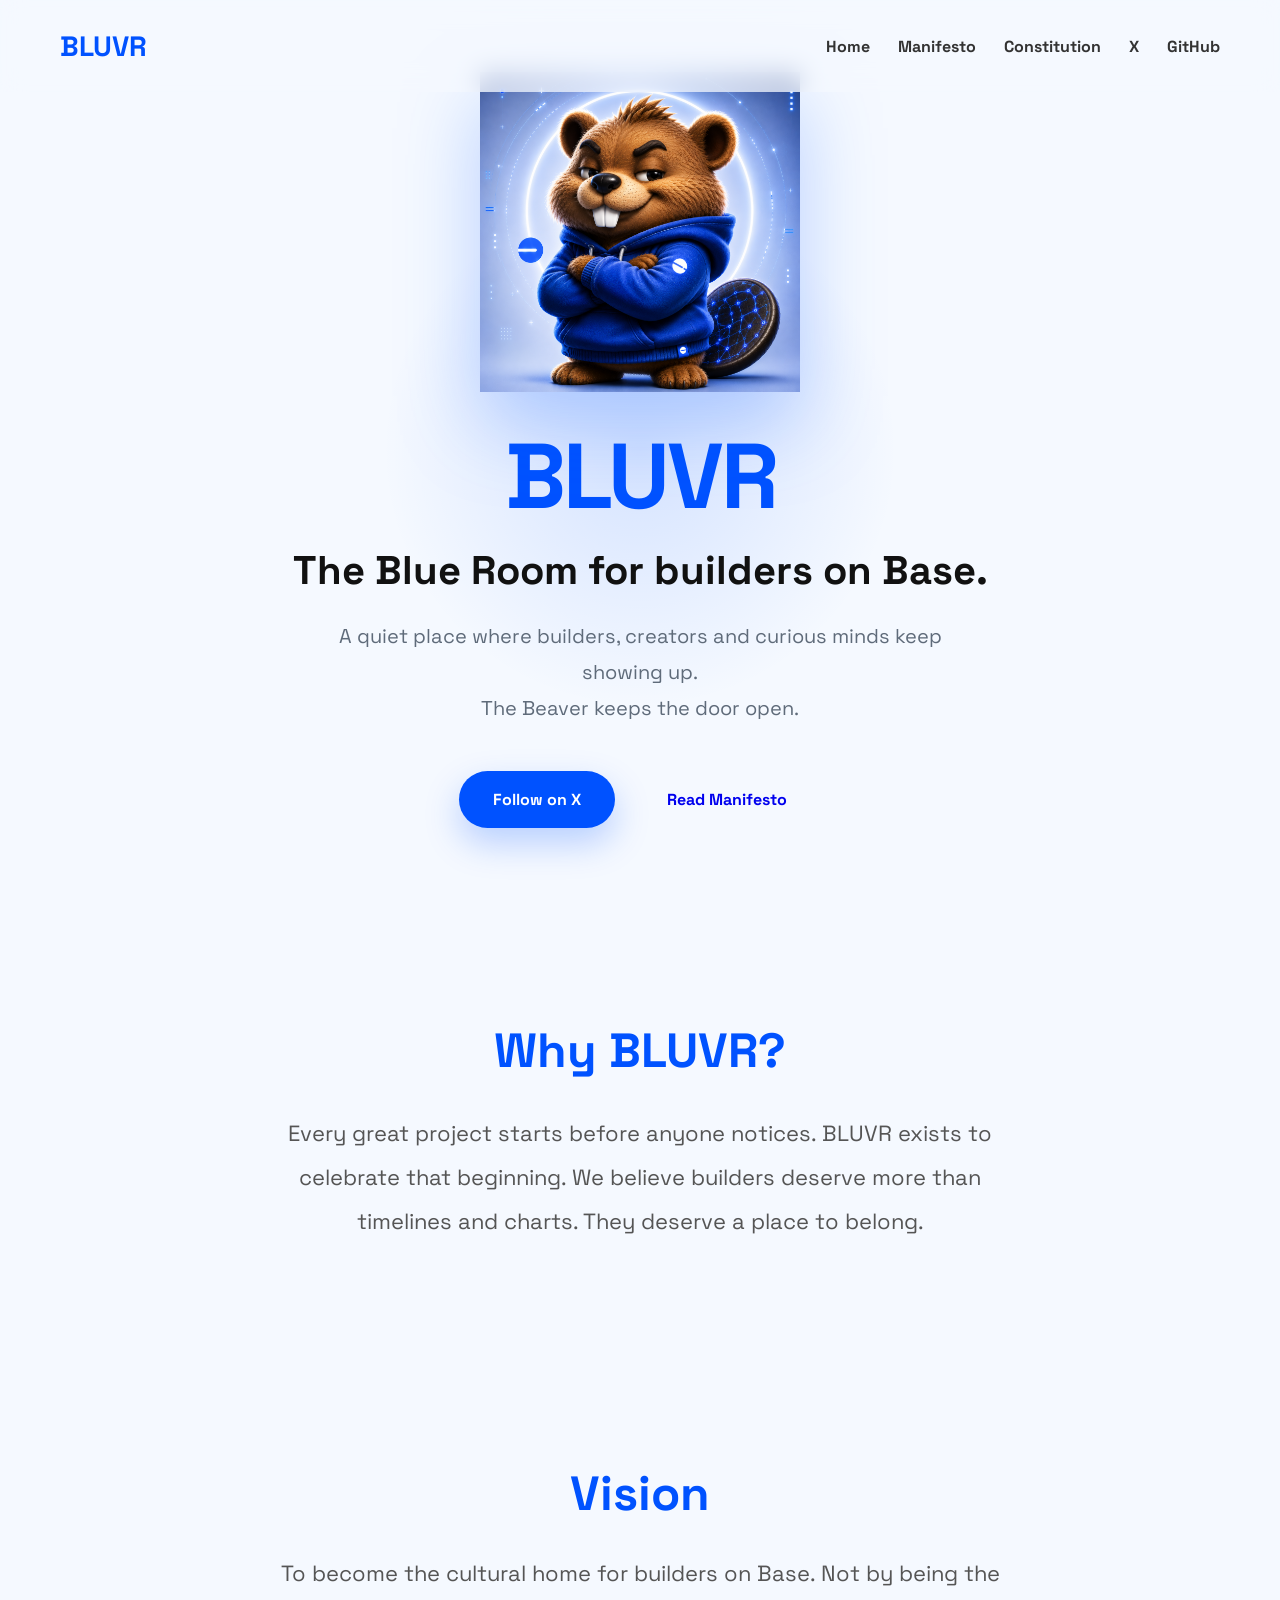
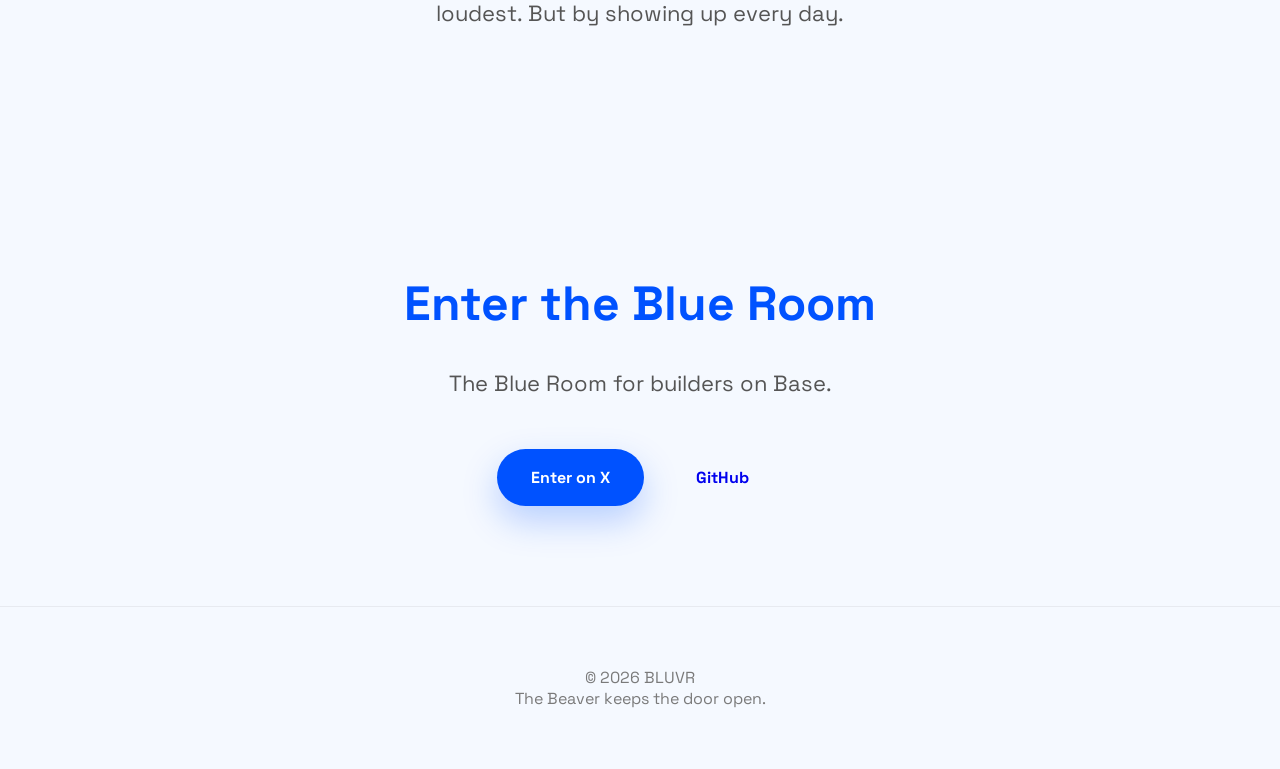
<file: index.html>
<!DOCTYPE html>
<html lang="en">
<head>
<meta charset="UTF-8">
<meta name="viewport" content="width=device-width, initial-scale=1.0">

<title>BLUVR</title>

<meta name="description" content="The Blue Room for builders on Base.">

<meta property="og:title" content="BLUVR">
<meta property="og:description" content="The Blue Room for builders on Base.">
<meta property="og:image" content="og-image.png">
<meta property="og:type" content="website">

<link rel="stylesheet" href="style.css">

<link rel="preconnect" href="https://fonts.googleapis.com">
<link rel="preconnect" href="https://fonts.gstatic.com" crossorigin>

<link href="https://fonts.googleapis.com/css2?family=Space+Grotesk:wght@400;600;700;800&display=swap" rel="stylesheet">

</head>

<body>

<nav>

<div class="logo">

BLUVR

</div>

<div class="menu">

<a href="index.html">Home</a>

<a href="manifesto.html">Manifesto</a>
<a href="constitution.html">Constitution</a>

<a href="https://x.com/BLUVRxyz" target="_blank">X</a>

<a href="https://github.com/bluvrofficial/bluvr" target="_blank">GitHub</a>

</div>

</nav>

<section class="hero">

<div class="circle"></div>

<img src="mascot.png" class="mascot" alt="BLUVR Mascot">

<h1>BLUVR</h1>

<h2>The Blue Room for builders on Base.</h2>

<p>
A quiet place where builders, creators and curious minds keep showing up.<br>
The Beaver keeps the door open.
</p>

<div class="buttons">

<a href="https://x.com/BLUVRxyz" target="_blank">
Follow on X
</a>

<a href="manifesto.html">
Read Manifesto
</a>

</div>

</section>
<section class="about">

<h3>Why BLUVR?</h3>

<p>

Every great project starts before anyone notices.

BLUVR exists to celebrate that beginning.

We believe builders deserve more than timelines and charts.

They deserve a place to belong.

</p>

</section>

<section class="vision">

<h3>Vision</h3>

<p>

To become the cultural home for builders on Base.

Not by being the loudest.

But by showing up every day.

</p>

</section>

<section class="cta">

<h3>Enter the Blue Room</h3>

<p>

The Blue Room for builders on Base.

</p>

<div class="buttons">

<a href="https://x.com/BLUVRxyz" target="_blank">
Enter on X
</a>

<a href="https://github.com/bluvrofficial/bluvr" target="_blank">
GitHub
</a>

</div>

</section>

<footer>

<p>

© 2026 BLUVR<br>The Beaver keeps the door open.

</p>

</footer>
</body>
</html>
</file>
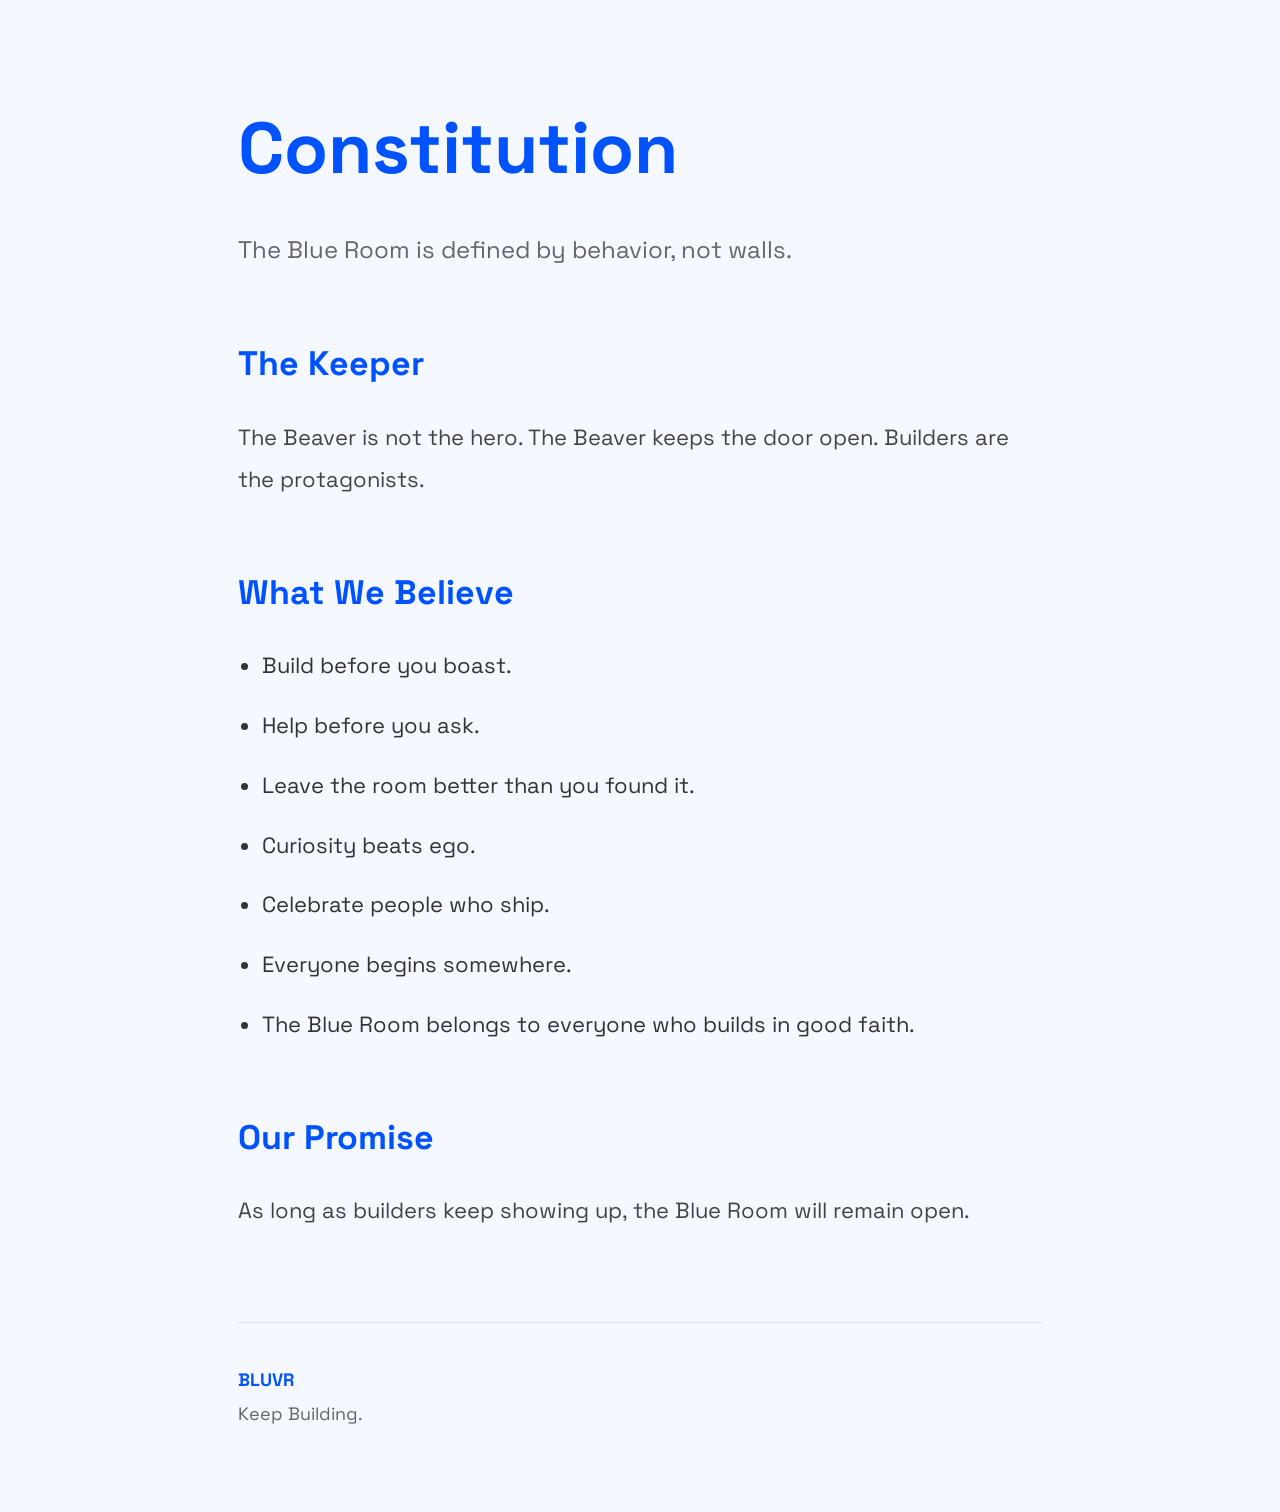
<file: constitution.html>
<!DOCTYPE html>
<html lang="en">

<head>

<meta charset="UTF-8">
<meta name="viewport" content="width=device-width, initial-scale=1.0">

<title>BLUVR Constitution</title>

<link rel="preconnect" href="https://fonts.googleapis.com">
<link rel="preconnect" href="https://fonts.gstatic.com" crossorigin>

<link href="https://fonts.googleapis.com/css2?family=Space+Grotesk:wght@400;500;700;800&display=swap" rel="stylesheet">

<style>

*{
margin:0;
padding:0;
box-sizing:border-box;
}

body{
font-family:'Space Grotesk',sans-serif;
background:#f5f9ff;
color:#111;
max-width:860px;
margin:auto;
padding:80px 28px;
line-height:1.9;
}

h1{
font-size:72px;
color:#0052FF;
margin-bottom:10px;
}

.subtitle{
font-size:24px;
color:#666;
margin-bottom:60px;
}

h2{
margin-top:60px;
margin-bottom:20px;
font-size:34px;
color:#0052FF;
}

p{
font-size:22px;
color:#444;
margin-bottom:24px;
}

ul{
padding-left:24px;
}

li{
margin:18px 0;
font-size:22px;
color:#333;
}

footer{
margin-top:90px;
padding-top:40px;
border-top:1px solid #ddd;
font-size:18px;
color:#666;
}

strong{
color:#0052FF;
}

</style>

</head>

<body>

<h1>Constitution</h1>

<p class="subtitle">
The Blue Room is defined by behavior, not walls.
</p>

<h2>The Keeper</h2>

<p>
The Beaver is not the hero.
The Beaver keeps the door open.
Builders are the protagonists.
</p>

<h2>What We Believe</h2>

<ul>

<li>Build before you boast.</li>

<li>Help before you ask.</li>

<li>Leave the room better than you found it.</li>

<li>Curiosity beats ego.</li>

<li>Celebrate people who ship.</li>

<li>Everyone begins somewhere.</li>

<li>The Blue Room belongs to everyone who builds in good faith.</li>

</ul>

<h2>Our Promise</h2>

<p>

As long as builders keep showing up,

the Blue Room will remain open.

</p>

<footer>

<strong>BLUVR</strong><br>

Keep Building.

</footer>

</body>

</html>
</file>
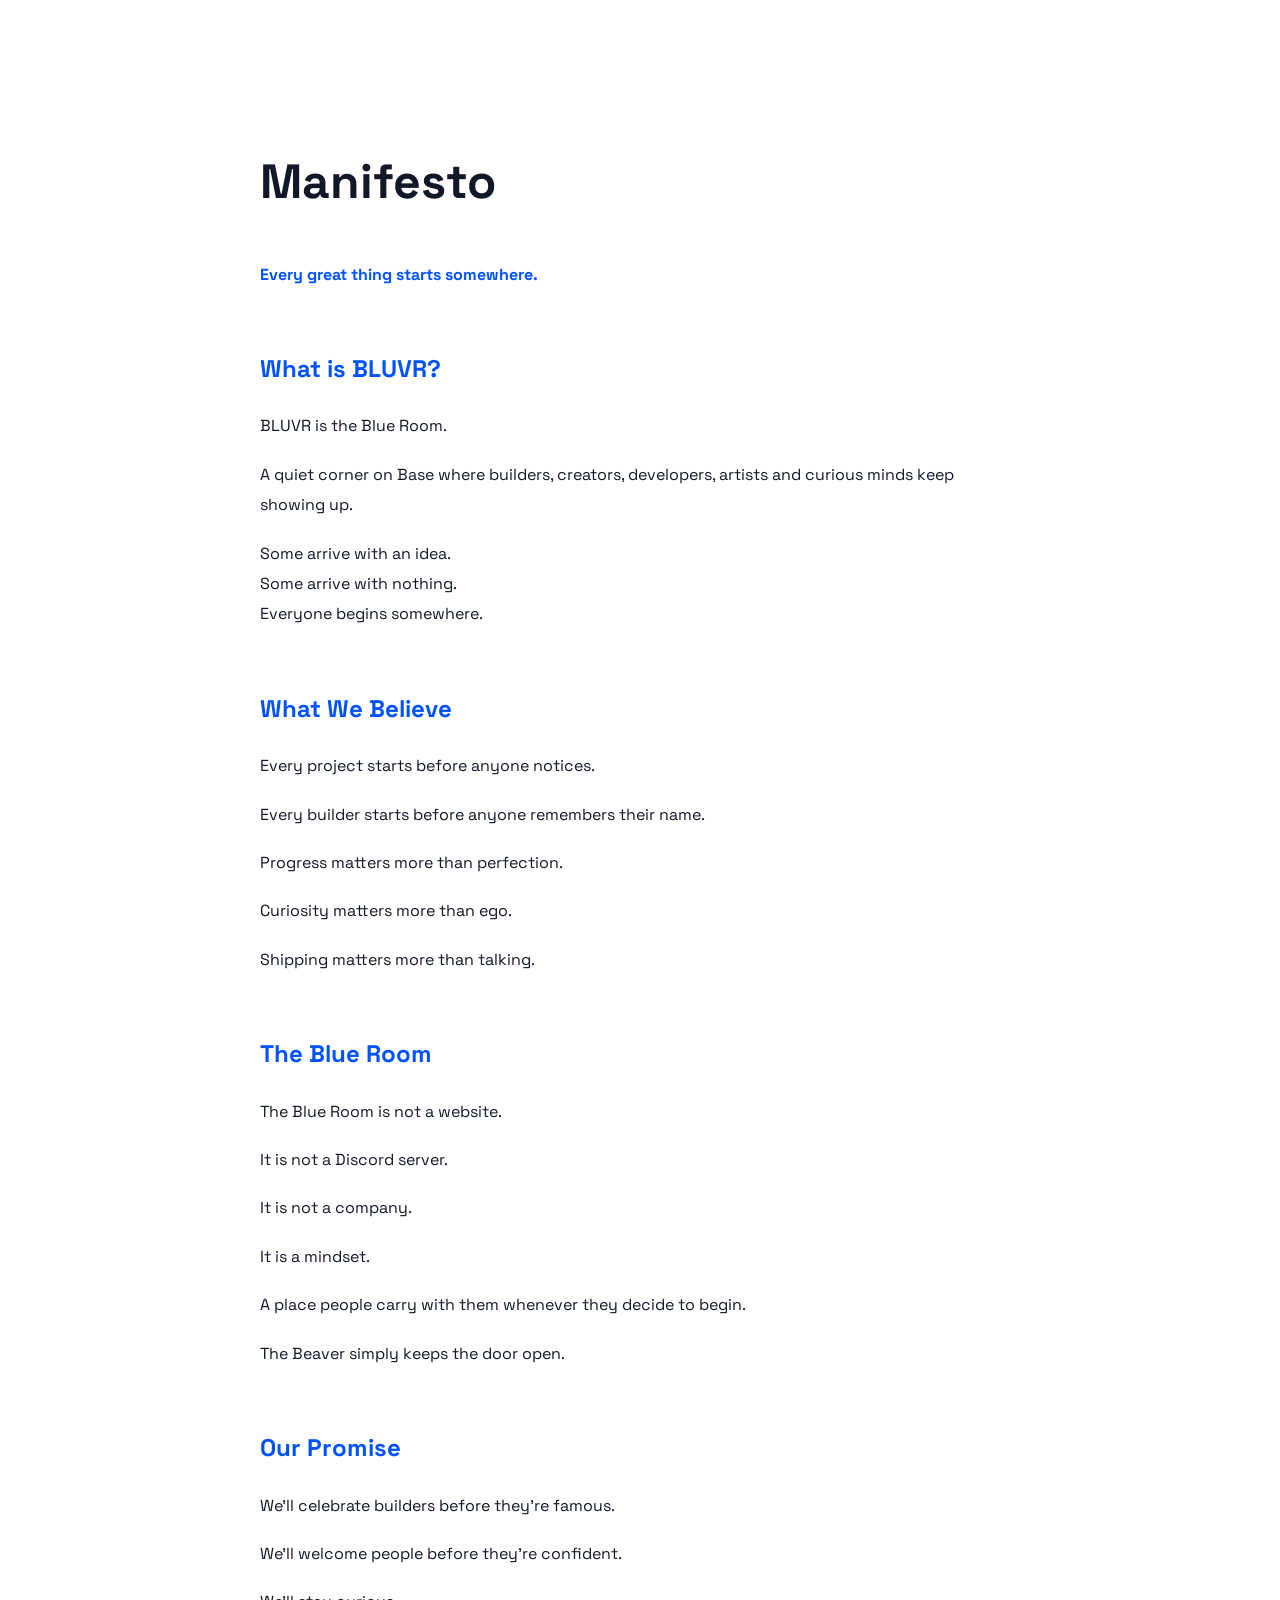
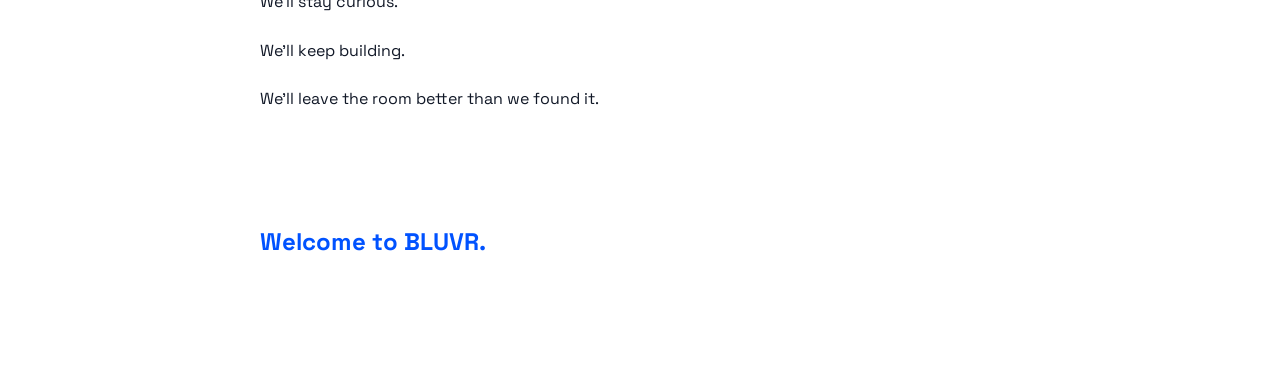
<file: manifesto.html>
<!DOCTYPE html>
<html lang="en">
<head>
<meta charset="UTF-8">
<meta name="viewport" content="width=device-width, initial-scale=1.0">
<title>BLUVR Manifesto</title>

<link rel="preconnect" href="https://fonts.googleapis.com">
<link rel="preconnect" href="https://fonts.gstatic.com" crossorigin>
<link href="https://fonts.googleapis.com/css2?family=Space+Grotesk:wght@400;600;700&display=swap" rel="stylesheet">

<style>
body{
    font-family:'Space Grotesk',sans-serif;
    max-width:760px;
    margin:80px auto;
    padding:24px;
    line-height:1.9;
    color:#111827;
    background:#fff;
}
h1{
    font-size:48px;
}
h2{
    margin-top:56px;
    color:#0052FF;
}
strong{
    color:#0052FF;
}
p{
    margin:18px 0;
}
</style>
</head>

<body>

<h1>Manifesto</h1>

<p><strong>Every great thing starts somewhere.</strong></p>

<h2>What is BLUVR?</h2>

<p>
BLUVR is the Blue Room.
</p>

<p>
A quiet corner on Base where builders, creators, developers, artists and curious minds keep showing up.
</p>

<p>
Some arrive with an idea.<br>
Some arrive with nothing.<br>
Everyone begins somewhere.
</p>

<h2>What We Believe</h2>

<p>
Every project starts before anyone notices.
</p>

<p>
Every builder starts before anyone remembers their name.
</p>

<p>
Progress matters more than perfection.
</p>

<p>
Curiosity matters more than ego.
</p>

<p>
Shipping matters more than talking.
</p>

<h2>The Blue Room</h2>

<p>
The Blue Room is not a website.
</p>

<p>
It is not a Discord server.
</p>

<p>
It is not a company.
</p>

<p>
It is a mindset.
</p>

<p>
A place people carry with them whenever they decide to begin.
</p>

<p>
The Beaver simply keeps the door open.
</p>

<h2>Our Promise</h2>

<p>
We'll celebrate builders before they're famous.
</p>

<p>
We'll welcome people before they're confident.
</p>

<p>
We'll stay curious.
</p>

<p>
We'll keep building.
</p>

<p>
We'll leave the room better than we found it.
</p>

<br>

<h2>Welcome to BLUVR.</h2>

</body>
</html>
</file>
<file: style.css>
*{
margin:0;
padding:0;
box-sizing:border-box;
}

body{
font-family:'Space Grotesk',sans-serif;
background:#f5f9ff;
color:#111;
overflow-x:hidden;
}

.bg{
position:fixed;
inset:0;
background:
radial-gradient(circle at top,#0052ff25,transparent 45%),
radial-gradient(circle at bottom,#4fa3ff18,transparent 40%);
z-index:-1;
}

.hero{
min-height:100vh;
display:flex;
flex-direction:column;
justify-content:center;
align-items:center;
text-align:center;
padding:40px 24px;
}

.mascot{
width:320px;
max-width:90%;
filter:drop-shadow(0 30px 40px rgba(0,82,255,.25));
animation:float 4s ease-in-out infinite;
}

h1{
font-size:92px;
font-weight:800;
color:#0052FF;
margin-top:25px;
letter-spacing:-3px;
}

h2{
font-size:40px;
margin-top:10px;
font-weight:700;
}

.hero p{
margin-top:22px;
font-size:20px;
color:#5f6b7a;
line-height:1.8;
max-width:620px;
}

.buttons{
display:flex;
gap:18px;
margin-top:45px;
flex-wrap:wrap;
justify-content:center;
}

.buttons a{
padding:18px 34px;
border-radius:999px;
text-decoration:none;
font-weight:700;
transition:.25s;
}

.buttons a:first-child{
background:#0052FF;
color:white;
box-shadow:0 15px 35px rgba(0,82,255,.25);
}

.buttons a:first-child:hover{
transform:translateY(-4px);
}

.secondary{
background:white;
color:#0052FF;
border:2px solid #0052FF;
}

.secondary:hover{
background:#0052FF;
color:white;
}

.about{
max-width:820px;
margin:auto;
padding:120px 24px;
text-align:center;
}

.about h3{
font-size:48px;
margin-bottom:30px;
color:#0052FF;
}

.about p{
font-size:22px;
line-height:2;
color:#555;
}

footer{
padding:60px 20px;
text-align:center;
color:#7a7a7a;
border-top:1px solid rgba(0,0,0,.06);
}

@keyframes float{

0%{
transform:translateY(0px);
}

50%{
transform:translateY(-18px);
}

100%{
transform:translateY(0px);
}

}

@media(max-width:768px){

h1{
font-size:58px;
}

h2{
font-size:28px;
}

.hero p{
font-size:18px;
}

.about h3{
font-size:36px;
}

.about p{
font-size:18px;
}

.mascot{
width:220px;
}

}
nav{
width:100%;
padding:28px 60px;
display:flex;
justify-content:space-between;
align-items:center;
position:fixed;
top:0;
left:0;
z-index:100;
background:rgba(245,249,255,.75);
backdrop-filter:blur(12px);
}

.logo{
font-size:28px;
font-weight:800;
color:#0052FF;
}

.menu{
display:flex;
gap:28px;
}

.menu a{
text-decoration:none;
font-weight:700;
color:#333;
transition:.2s;
}

.menu a:hover{
color:#0052FF;
}

.circle{
position:absolute;
width:520px;
height:520px;
border-radius:50%;
background:radial-gradient(circle,#0052ff22,transparent 70%);
z-index:-1;
}

.vision,
.cta{
max-width:820px;
margin:auto;
padding:100px 24px;
text-align:center;
}

.vision h3,
.cta h3{
font-size:48px;
color:#0052FF;
margin-bottom:30px;
}

.vision p,
.cta p{
font-size:22px;
line-height:1.8;
color:#555;
margin-bottom:40px;
}

@media(max-width:768px){

nav{
padding:20px;
flex-direction:column;
gap:15px;
}

.menu{
flex-wrap:wrap;
justify-content:center;
gap:16px;
}

}
</file>
